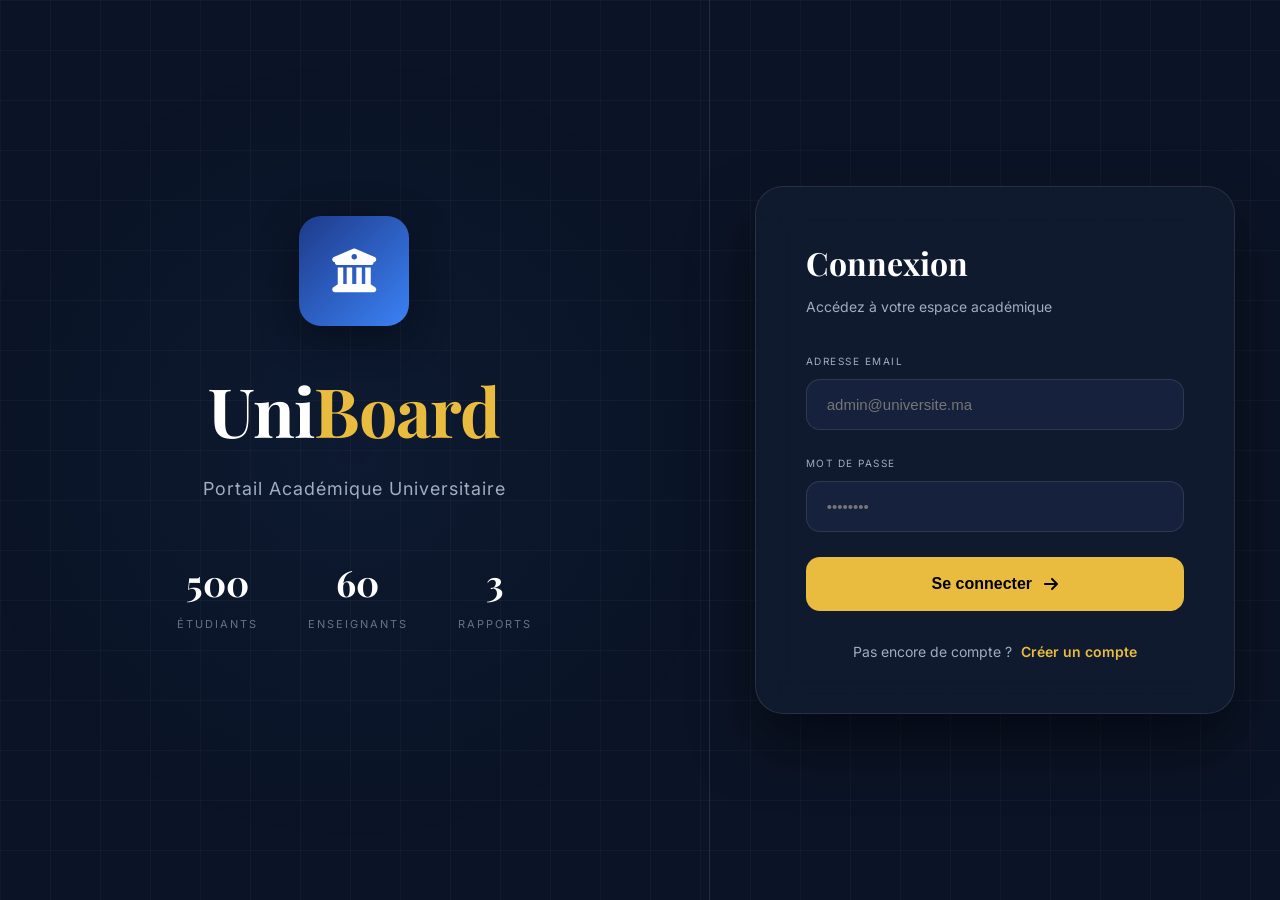
<file: myapp/frontend/index.html>
<!DOCTYPE html>
<html lang="fr">

<head>
    <meta charset="UTF-8">
    <meta name="viewport" content="width=device-width, initial-scale=1.0">
    <title>Tableau de Bord | UniBoard</title>
    <link rel="stylesheet" href="assets/css/style.css">
    <link rel="stylesheet" href="https://cdnjs.cloudflare.com/ajax/libs/font-awesome/6.4.0/css/all.min.css">
</head>

<body class="dashboard-body">
    <div class="grid-bg"></div>

    <div class="dashboard-view">
        <!-- Sidebar -->
        <aside class="sidebar-nav">
            <div class="nav-brand">
                <div class="brand-icon"><i class="fas fa-university" style="color: white;"></i></div>
                <div class="brand-text">
                    <h1>UniBoard</h1>
                    <p>Portail Académique</p>
                </div>
            </div>

            <div class="nav-section">
                <span class="nav-label">Principal</span>
                <a href="index.html" class="nav-link active">
                    <i class="fas fa-th-large rainbow-gradient"></i>
                    <span>Vue Globale</span>
                </a>
            </div>

            <div class="nav-section">
                <span class="nav-label">Rapports</span>
                <a href="#" class="nav-link"><i class="fas fa-graduation-cap"></i><span>Performance</span></a>
                <a href="#" class="nav-link">
                    <i class="fas fa-calendar-check"></i>
                    <span>Assiduité</span>
                    <span class="nav-badge">1</span>
                </a>
                <a href="#" class="nav-link"><i class="fas fa-sync-alt"></i><span>Rattrapage</span></a>
            </div>

            <div class="nav-section">
                <span class="nav-label">Administration</span>
                <a href="users.html" class="nav-link">
                    <i class="fas fa-users"></i>
                    <span>Utilisateurs</span>
                    <span class="nav-badge" id="sidebarPendingBadge">0</span>
                </a>
            </div>

            <div class="nav-footer">
                <div class="avatar-small">A</div>
                <div class="user-meta">
                    <div style="font-weight: 700; font-size: 14px;">Administrateur</div>
                    <div style="font-size: 11px; color: var(--text-muted);">Accès complet</div>
                </div>
                <a href="#" id="logoutBtn" style="margin-left: auto; color: var(--text-muted);"><i
                        class="fas fa-power-off"></i></a>
            </div>
        </aside>

        <!-- Main Content -->
        <main class="main-viewport">
            <header class="viewport-header">
                <div class="page-title">
                    <h2>Vue Globale</h2>
                    <p>UniBoard / Dashboard</p>
                </div>
                <div class="current-date" id="currentDate">Chargement...</div>
            </header>

            <section class="stats-grid">
                <div class="stat-card blue">
                    <div class="stat-head">
                        <div class="card-icon"><i class="fas fa-chart-line"></i></div>
                        <span class="growth-tag">▲ +0.3</span>
                    </div>
                    <div class="main-stat">11.4<small>/20</small></div>
                    <div class="stat-label">Moyenne Générale</div>
                </div>

                <div class="stat-card orange">
                    <div class="stat-head">
                        <div class="card-icon"><i class="fas fa-calendar-times"></i></div>
                        <span class="growth-tag">▲ +2%</span>
                    </div>
                    <div class="main-stat">12%</div>
                    <div class="stat-label">Taux d'absence</div>
                </div>

                <div class="stat-card red">
                    <div class="stat-head">
                        <div class="card-icon"><i class="fas fa-rotate"></i></div>
                        <span class="growth-tag">▲ +4%</span>
                    </div>
                    <div class="main-stat">22%</div>
                    <div class="stat-label">Taux de rattrapage</div>
                </div>
            </section>

            <div class="info-columns">
                <!-- Students at risk -->
                <section class="info-box-card">
                    <div class="box-title">
                        <h3><i class="fas fa-bell"></i> Étudiants à risque</h3>
                        <span class="box-subtitle">Absences ≥ 20%</span>
                    </div>
                    <div class="list-container" id="riskyStudentsList">
                        <div class="list-item">
                            <div class="item-pfp" style="background: #ef4444;">FA</div>
                            <div class="item-details">
                                <span class="name">Fatima Alami</span>
                                <span class="sub">Informatique - 2ème Année</span>
                            </div>
                            <div class="item-action">
                                <span class="score-red">28%</span>
                            </div>
                        </div>
                        <div class="list-item">
                            <div class="item-pfp" style="background: #f59e0b;">YB</div>
                            <div class="item-details">
                                <span class="name">Youssef Benali</span>
                                <span class="sub">Droit - 1ère Année</span>
                            </div>
                            <div class="item-action">
                                <span class="score-red">25%</span>
                            </div>
                        </div>
                    </div>
                </section>

                <!-- Pending Requests -->
                <section class="info-box-card">
                    <div class="box-title">
                        <h3><i class="fas fa-hourglass-half"></i> Demandes en attente</h3>
                        <span class="nav-badge" id="pendingBadge">3</span>
                    </div>
                    <div class="list-container" id="pendingRequestsList">
                        <div class="list-item">
                            <div class="item-pfp" style="background: #3b82f6;">SA</div>
                            <div class="item-details">
                                <span class="name">Sara Amrani</span>
                                <span class="sub">Enseignante • Il y a 2h</span>
                            </div>
                            <div class="action-set">
                                <button class="btn-round btn-approve"><i class="fas fa-check"></i></button>
                                <button class="btn-round btn-reject"><i class="fas fa-times"></i></button>
                            </div>
                        </div>
                        <div class="list-item">
                            <div class="item-pfp" style="background: #10b981;">HT</div>
                            <div class="item-details">
                                <span class="name">Hamza Tazi</span>
                                <span class="sub">Étudiant • Il y a 5h</span>
                            </div>
                            <div class="action-set">
                                <button class="btn-round btn-approve"><i class="fas fa-check"></i></button>
                                <button class="btn-round btn-reject"><i class="fas fa-times"></i></button>
                            </div>
                        </div>
                        <div class="list-item">
                            <div class="item-pfp" style="background: #3b82f6;">LM</div>
                            <div class="item-details">
                                <span class="name">Leila Maaroufi</span>
                                <span class="sub">Étudiante • Hier</span>
                            </div>
                            <div class="action-set">
                                <button class="btn-round btn-approve"><i class="fas fa-check"></i></button>
                                <button class="btn-round btn-reject"><i class="fas fa-times"></i></button>
                            </div>
                        </div>
                    </div>
                </section>
            </div>
        </main>
    </div>

    <script src="assets/js/api.js"></script>
    <script src="assets/js/main.js"></script>
</body>

</html>
</file>
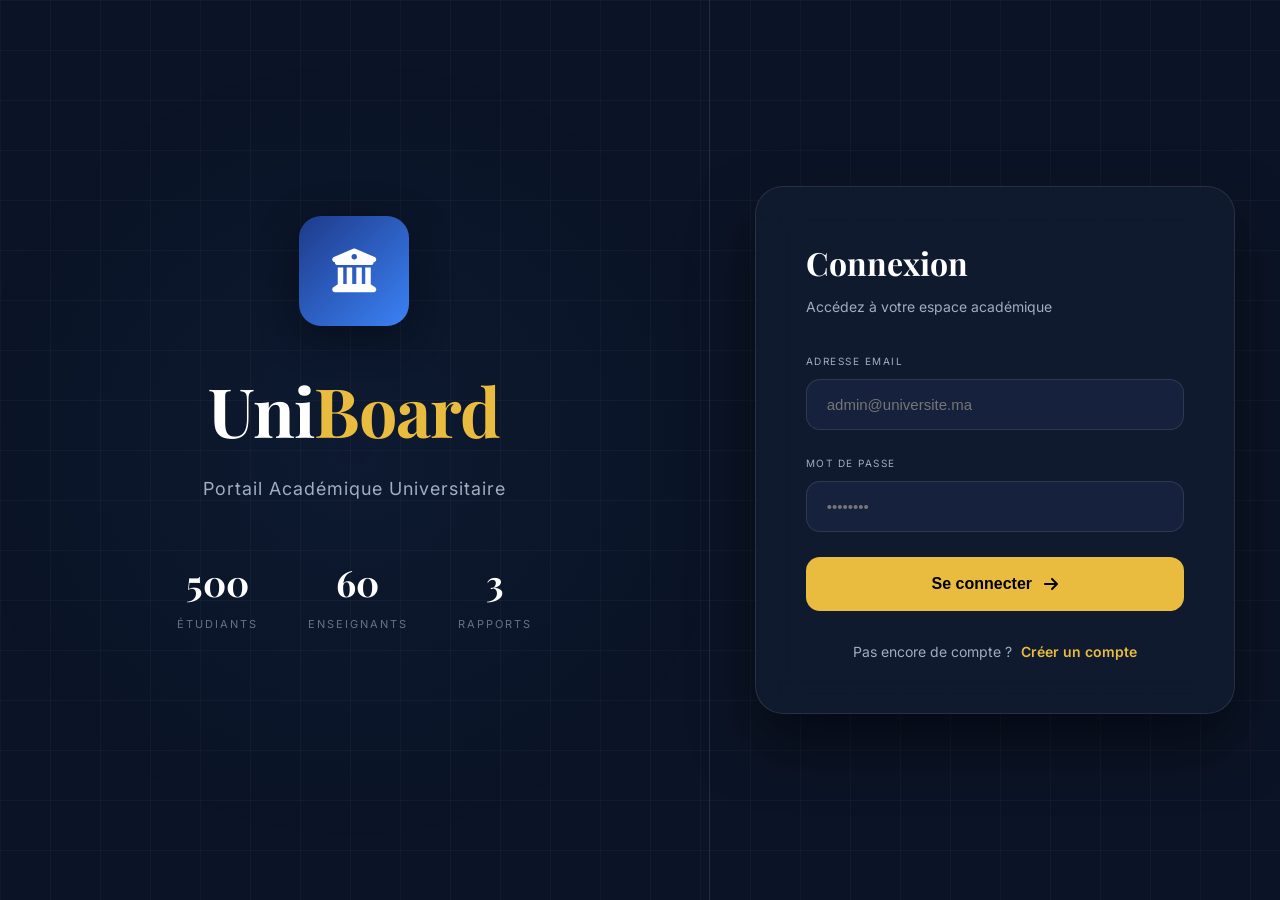
<file: myapp/frontend/admin_users.html>
<!DOCTYPE html>
<html lang="fr">

<head>
    <meta charset="UTF-8">
    <meta name="viewport" content="width=device-width, initial-scale=1.0">
    <title>Gestion Utilisateurs | UniBoard</title>
    <link rel="stylesheet" href="assets/css/style.css">
    <link rel="stylesheet" href="https://cdnjs.cloudflare.com/ajax/libs/font-awesome/6.4.0/css/all.min.css">
    <style>
        .users-table-container {
            background: var(--glass-bg);
            backdrop-filter: blur(var(--blur-amount));
            border: 1px solid var(--glass-border);
            border-radius: 16px;
            padding: 24px;
            margin-bottom: 30px;
            overflow-x: auto;
        }

        .table-header {
            display: flex;
            justify-content: space-between;
            align-items: center;
            margin-bottom: 20px;
        }

        .table-header h3 {
            font-family: 'Playfair Display', serif;
            font-size: 20px;
            display: flex;
            align-items: center;
            gap: 10px;
        }

        .table-header h3 i {
            color: var(--accent-orange);
        }

        table {
            width: 100%;
            border-collapse: collapse;
            font-size: 14px;
        }

        th {
            text-align: left;
            padding: 12px 16px;
            color: var(--text-muted);
            font-weight: 600;
            text-transform: uppercase;
            font-size: 12px;
            border-bottom: 1px solid var(--glass-border);
        }

        td {
            padding: 16px;
            border-bottom: 1px solid rgba(255, 255, 255, 0.05);
        }

        tr:last-child td {
            border-bottom: none;
        }

        .user-cell {
            display: flex;
            align-items: center;
            gap: 12px;
        }

        .user-initials {
            width: 32px;
            height: 32px;
            border-radius: 50%;
            display: flex;
            align-items: center;
            justify-content: center;
            font-weight: 700;
            font-size: 12px;
            color: white;
        }

        .role-badge {
            padding: 4px 12px;
            border-radius: 20px;
            font-size: 11px;
            font-weight: 600;
            background: rgba(59, 130, 246, 0.1);
            color: #3b82f6;
        }

        .role-badge.teacher {
            background: rgba(139, 92, 246, 0.1);
            color: #8b5cf6;
        }

        .role-badge.admin {
            background: rgba(245, 158, 11, 0.1);
            color: #f59e0b;
        }

        .status-badge {
            display: flex;
            align-items: center;
            gap: 6px;
            font-size: 12px;
        }

        .status-dot {
            width: 8px;
            height: 8px;
            border-radius: 50%;
        }

        .status-active .status-dot {
            background: #10b981;
            box-shadow: 0 0 10px rgba(16, 185, 129, 0.5);
        }

        .status-pending .status-dot {
            background: #f59e0b;
            box-shadow: 0 0 10px rgba(245, 158, 11, 0.5);
        }

        .btn-add {
            background: linear-gradient(135deg, var(--accent-orange), #d97706);
            color: white;
            border: none;
            padding: 8px 20px;
            border-radius: 8px;
            font-weight: 600;
            cursor: pointer;
            display: flex;
            align-items: center;
            gap: 8px;
            transition: 0.3s;
        }

        .btn-add:hover {
            transform: translateY(-2px);
            box-shadow: 0 4px 15px rgba(245, 158, 11, 0.4);
        }

        .table-actions {
            display: flex;
            gap: 8px;
        }

        .action-btn {
            width: 32px;
            height: 32px;
            border-radius: 6px;
            border: 1px solid var(--glass-border);
            background: rgba(255, 255, 255, 0.05);
            color: var(--text-muted);
            display: flex;
            align-items: center;
            justify-content: center;
            cursor: pointer;
            transition: 0.3s;
        }

        .action-btn:hover {
            background: var(--glass-border);
            color: white;
        }

        .action-btn.approve {
            color: #10b981;
        }

        .action-btn.reject {
            color: #ef4444;
        }

        .action-btn.edit {
            color: #3b82f6;
        }

        .action-btn.delete {
            color: #ef4444;
        }

        .btn-text-action {
            padding: 6px 12px;
            border-radius: 6px;
            border: 1px solid var(--glass-border);
            background: rgba(255, 255, 255, 0.05);
            font-size: 12px;
            font-weight: 600;
            cursor: pointer;
            display: flex;
            align-items: center;
            gap: 6px;
            transition: 0.3s;
        }

        .btn-text-action.approve {
            color: #10b981;
        }

        .btn-text-action.approve:hover {
            background: rgba(16, 185, 129, 0.1);
        }

        .btn-text-action.reject {
            color: #ef4444;
        }

        .btn-text-action.reject:hover {
            background: rgba(239, 68, 68, 0.1);
        }

        /* Modal Styles */
        .modal-overlay {
            position: fixed;
            top: 0;
            left: 0;
            width: 100%;
            height: 100%;
            background: rgba(0, 0, 0, 0.7);
            backdrop-filter: blur(8px);
            display: none;
            justify-content: center;
            align-items: center;
            z-index: 1000;
        }

        .modal-content {
            background: var(--nav-bg);
            border: 1px solid var(--glass-border);
            border-radius: 20px;
            width: 100%;
            max-width: 500px;
            padding: 30px;
            position: relative;
            box-shadow: 0 20px 50px rgba(0, 0, 0, 0.5);
        }

        .modal-header {
            display: flex;
            justify-content: space-between;
            align-items: center;
            margin-bottom: 25px;
        }

        .modal-header h3 {
            font-family: 'Playfair Display', serif;
            font-size: 24px;
            color: var(--primary-color);
        }

        .close-modal {
            background: none;
            border: none;
            color: var(--text-muted);
            font-size: 20px;
            cursor: pointer;
        }

        .form-group {
            margin-bottom: 20px;
        }

        .form-group label {
            display: block;
            font-size: 12px;
            color: var(--text-muted);
            margin-bottom: 8px;
            text-transform: uppercase;
            letter-spacing: 1px;
        }

        .form-control {
            width: 100%;
            padding: 12px 16px;
            background: rgba(255, 255, 255, 0.05);
            border: 1px solid var(--glass-border);
            border-radius: 10px;
            color: white;
            font-size: 14px;
        }

        .form-control:focus {
            outline: none;
            border-color: var(--accent-orange);
            background: rgba(255, 255, 255, 0.08);
        }

        .modal-footer {
            display: flex;
            justify-content: flex-end;
            gap: 12px;
            margin-top: 30px;
        }

        .btn-cancel {
            background: none;
            border: 1px solid var(--glass-border);
            color: var(--text-muted);
            padding: 10px 20px;
            border-radius: 8px;
            cursor: pointer;
        }

        .btn-save {
            background: linear-gradient(135deg, var(--accent-orange), #d97706);
            color: white;
            border: none;
            padding: 10px 25px;
            border-radius: 8px;
            font-weight: 600;
            cursor: pointer;
        }
    </style>
</head>

<body class="dashboard-body">
    <div class="grid-bg"></div>

    <div class="dashboard-view">
        <!-- Sidebar (Identique à index.html) -->
        <aside class="sidebar-nav">
            <div class="nav-brand">
                <div class="brand-icon"><i class="fas fa-university" style="color: white;"></i></div>
                <div class="brand-text">
                    <h1><span style="color: white;">Uni</span>Board</h1>
                    <p>Portail Académique</p>
                </div>
            </div>

            <div class="nav-section">
                <span class="nav-label">Principal</span>
                <a href="dashboard_admin.html" class="nav-link">
                    <i class="fas fa-th-large"></i>
                    <span>Vue Globale</span>
                </a>
            </div>

            <div class="nav-section">
                <span class="nav-label">Rapports</span>
                <a href="#" class="nav-link"><i class="fas fa-graduation-cap"></i><span>Performance</span></a>
                <a href="#" class="nav-link">
                    <i class="fas fa-calendar-check"></i>
                    <span>Assiduité</span>
                </a>
                <a href="#" class="nav-link"><i class="fas fa-sync-alt"></i><span>Rattrapage</span></a>
            </div>

            <div class="nav-section">
                <span class="nav-label">Administration</span>
                <a href="admin_users.html" class="nav-link active">
                    <i class="fas fa-users rainbow-gradient"></i>
                    <span>Utilisateurs</span>
                    <span class="nav-badge" id="sidebarPendingBadge">0</span>
                </a>
            </div>

            <div class="nav-footer">
                <div class="avatar-small">A</div>
                <div class="user-meta">
                    <div style="font-weight: 700; font-size: 14px;">Administrateur</div>
                    <div style="font-size: 11px; color: var(--text-muted);">Accès complet</div>
                </div>
                <a href="#" id="logoutBtn" style="margin-left: auto; color: var(--text-muted);"><i
                        class="fas fa-power-off"></i></a>
            </div>
        </aside>

        <!-- Main Content -->
        <main class="main-viewport">
            <header class="viewport-header">
                <div class="page-title">
                    <h2>Gestion Utilisateurs</h2>
                    <p>UniBoard / Administration / Utilisateurs</p>
                </div>
                <div class="current-date" id="currentDate">Chargement...</div>
            </header>

            <!-- Section Demandes en attente -->
            <section class="users-table-container">
                <div class="table-header">
                    <h3><i class="fas fa-hourglass-half"></i> Demandes en attente <span id="pendingCountBadge"
                            class="nav-badge" style="position: static; margin-left: 10px;">0</span></h3>
                </div>
                <table>
                    <thead>
                        <tr>
                            <th>Nom</th>
                            <th>Email</th>
                            <th>Rôle</th>
                            <th>Date</th>
                            <th>Actions</th>
                        </tr>
                    </thead>
                    <tbody id="pendingUsersTable">
                        <!-- Dynamique -->
                    </tbody>
                </table>
            </section>

            <!-- Section Tous les utilisateurs -->
            <section class="users-table-container">
                <div class="table-header">
                    <h3><i class="fas fa-users" style="color: var(--accent-blue);"></i> Tous les utilisateurs</h3>
                    <button class="btn-add"><i class="fas fa-plus"></i> AJOUTER</button>
                </div>
                <table>
                    <thead>
                        <tr>
                            <th>Nom</th>
                            <th>Email</th>
                            <th>Rôle</th>
                            <th>Statut</th>
                            <th>Créé le</th>
                            <th>Actions</th>
                        </tr>
                    </thead>
                    <tbody id="allUsersTable">
                        <!-- Dynamique -->
                    </tbody>
                </table>
            </section>
        </main>
    </div>

    <!-- Modal Ajouter Utilisateur -->
    <div class="modal-overlay" id="addUserModal">
        <div class="modal-content">
            <div class="modal-header">
                <h3>Ajouter un utilisateur</h3>
                <button class="close-modal" id="closeModal">&times;</button>
            </div>
            <form id="addUserForm">
                <div class="form-group">
                    <label for="full_name">Nom complet</label>
                    <input type="text" id="full_name" class="form-control" required>
                </div>
                <div class="form-group">
                    <label for="email">Email</label>
                    <input type="email" id="email" class="form-control" required>
                </div>
                <div class="form-group">
                    <label for="password">Mot de passe</label>
                    <input type="password" id="password" class="form-control" required>
                </div>
                <div class="form-group">
                    <label for="role">Rôle</label>
                    <select id="role" class="form-control" style="background: #1a2642; color: white;">
                        <option value="student">Étudiant</option>
                        <option value="teacher">Enseignant</option>
                        <option value="admin">Administrateur</option>
                    </select>
                </div>
                <div class="modal-footer">
                    <button type="button" class="btn-cancel" id="cancelBtn">Annuler</button>
                    <button type="submit" class="btn-save">Enregistrer</button>
                </div>
            </form>
        </div>
    </div>

    <script src="assets/js/api.js"></script>
    <script src="assets/js/users.js"></script>
</body>

</html>
</file>
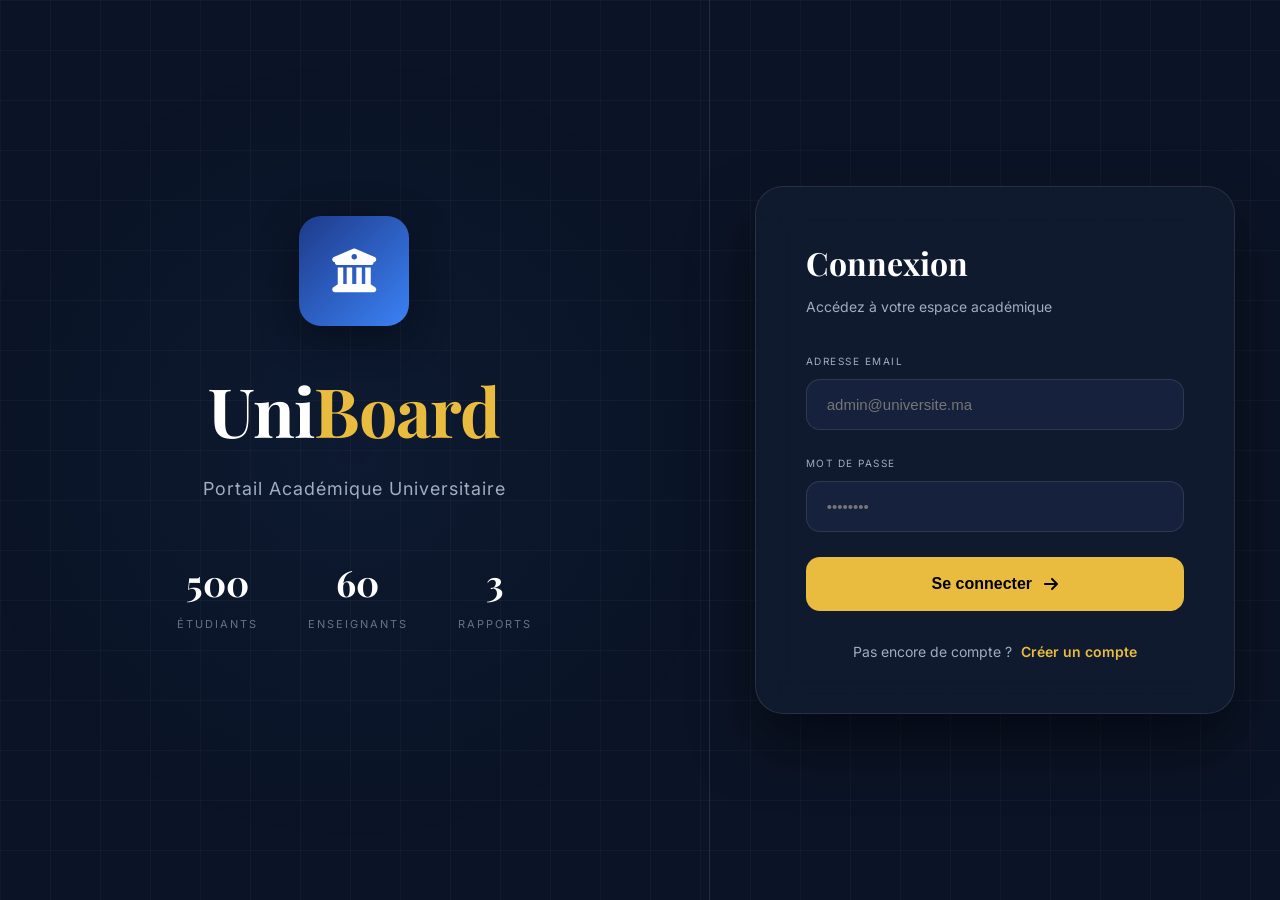
<file: myapp/frontend/dashboard_admin.html>
<!DOCTYPE html>
<html lang="fr">

<head>
    <meta charset="UTF-8">
    <meta name="viewport" content="width=device-width, initial-scale=1.0">
    <title>Tableau de Bord | UniBoard</title>
    <link rel="stylesheet" href="assets/css/style.css">
    <link rel="stylesheet" href="https://cdnjs.cloudflare.com/ajax/libs/font-awesome/6.4.0/css/all.min.css">
</head>

<body class="dashboard-body">
    <div class="grid-bg"></div>

    <div class="dashboard-view">
        <!-- Sidebar -->
        <aside class="sidebar-nav">
            <div class="nav-brand">
                <div class="brand-icon"><i class="fas fa-university" style="color: white;"></i></div>
                <div class="brand-text">
                    <h1><span style="color: white;">Uni</span>Board</h1>
                    <p>Portail Académique</p>
                </div>
            </div>

            <div class="nav-section">
                <span class="nav-label">Principal</span>
                <a href="dashboard_admin.html" class="nav-link active">
                    <i class="fas fa-th-large rainbow-gradient"></i>
                    <span>Vue Globale</span>
                </a>
            </div>

            <div class="nav-section">
                <span class="nav-label">Rapports</span>
                <a href="#" class="nav-link"><i class="fas fa-graduation-cap"></i><span>Performance</span></a>
                <a href="#" class="nav-link">
                    <i class="fas fa-calendar-check"></i>
                    <span>Assiduité</span>
                    <span class="nav-badge">1</span>
                </a>
                <a href="#" class="nav-link"><i class="fas fa-sync-alt"></i><span>Rattrapage</span></a>
            </div>

            <div class="nav-section">
                <span class="nav-label">Administration</span>
                <a href="admin_users.html" class="nav-link">
                    <i class="fas fa-users"></i>
                    <span>Utilisateurs</span>
                    <span class="nav-badge" id="sidebarPendingBadge">0</span>
                </a>
            </div>

            <div class="nav-footer">
                <div class="avatar-small">A</div>
                <div class="user-meta">
                    <div style="font-weight: 700; font-size: 14px;">Administrateur</div>
                    <div style="font-size: 11px; color: var(--text-muted);">Accès complet</div>
                </div>
                <a href="#" id="logoutBtn" style="margin-left: auto; color: var(--text-muted);"><i
                        class="fas fa-power-off"></i></a>
            </div>
        </aside>

        <!-- Main Content -->
        <main class="main-viewport">
            <header class="viewport-header">
                <div class="page-title">
                    <h2>Vue Globale</h2>
                    <p>UniBoard / Dashboard</p>
                </div>
                <div class="current-date" id="currentDate">Chargement...</div>
            </header>

            <section class="stats-grid">
                <div class="stat-card blue">
                    <div class="stat-head">
                        <div class="card-icon"><i class="fas fa-chart-line"></i></div>
                        <span class="growth-tag">▲ +0.3</span>
                    </div>
                    <div class="main-stat">11.4<small>/20</small></div>
                    <div class="stat-label">Moyenne Générale</div>
                </div>

                <div class="stat-card orange">
                    <div class="stat-head">
                        <div class="card-icon"><i class="fas fa-calendar-times"></i></div>
                        <span class="growth-tag">▲ +2%</span>
                    </div>
                    <div class="main-stat">12%</div>
                    <div class="stat-label">Taux d'absence</div>
                </div>

                <div class="stat-card red">
                    <div class="stat-head">
                        <div class="card-icon"><i class="fas fa-rotate"></i></div>
                        <span class="growth-tag">▲ +4%</span>
                    </div>
                    <div class="main-stat">22%</div>
                    <div class="stat-label">Taux de rattrapage</div>
                </div>
            </section>

            <div class="info-columns">
                <!-- Students at risk -->
                <section class="info-box-card">
                    <div class="box-title">
                        <h3><i class="fas fa-bell"></i> Étudiants à risque</h3>
                        <span class="box-subtitle">Absences ≥ 20%</span>
                    </div>
                    <div class="list-container" id="riskyStudentsList">
                        <div class="list-item">
                            <div class="item-pfp" style="background: #ef4444;">FA</div>
                            <div class="item-details">
                                <span class="name">Fatima Alami</span>
                                <span class="sub">Informatique - 2ème Année</span>
                            </div>
                            <div class="item-action">
                                <span class="score-red">28%</span>
                            </div>
                        </div>
                        <div class="list-item">
                            <div class="item-pfp" style="background: #f59e0b;">YB</div>
                            <div class="item-details">
                                <span class="name">Youssef Benali</span>
                                <span class="sub">Droit - 1ère Année</span>
                            </div>
                            <div class="item-action">
                                <span class="score-red">25%</span>
                            </div>
                        </div>
                    </div>
                </section>

                <!-- Pending Requests -->
                <section class="info-box-card">
                    <div class="box-title">
                        <h3><i class="fas fa-hourglass-half"></i> Demandes en attente</h3>
                        <span class="nav-badge" id="pendingBadge">3</span>
                    </div>
                    <div class="list-container" id="pendingRequestsList">
                        <div class="list-item">
                            <div class="item-pfp" style="background: #3b82f6;">SA</div>
                            <div class="item-details">
                                <span class="name">Sara Amrani</span>
                                <span class="sub">Enseignante • Il y a 2h</span>
                            </div>
                            <div class="action-set">
                                <button class="btn-round btn-approve"><i class="fas fa-check"></i></button>
                                <button class="btn-round btn-reject"><i class="fas fa-times"></i></button>
                            </div>
                        </div>
                        <div class="list-item">
                            <div class="item-pfp" style="background: #10b981;">HT</div>
                            <div class="item-details">
                                <span class="name">Hamza Tazi</span>
                                <span class="sub">Étudiant • Il y a 5h</span>
                            </div>
                            <div class="action-set">
                                <button class="btn-round btn-approve"><i class="fas fa-check"></i></button>
                                <button class="btn-round btn-reject"><i class="fas fa-times"></i></button>
                            </div>
                        </div>
                        <div class="list-item">
                            <div class="item-pfp" style="background: #3b82f6;">LM</div>
                            <div class="item-details">
                                <span class="name">Leila Maaroufi</span>
                                <span class="sub">Étudiante • Hier</span>
                            </div>
                            <div class="action-set">
                                <button class="btn-round btn-approve"><i class="fas fa-check"></i></button>
                                <button class="btn-round btn-reject"><i class="fas fa-times"></i></button>
                            </div>
                        </div>
                    </div>
                </section>
            </div>
        </main>
    </div>

    <script src="assets/js/api.js"></script>
    <script src="assets/js/main.js"></script>
</body>

</html>
</file>
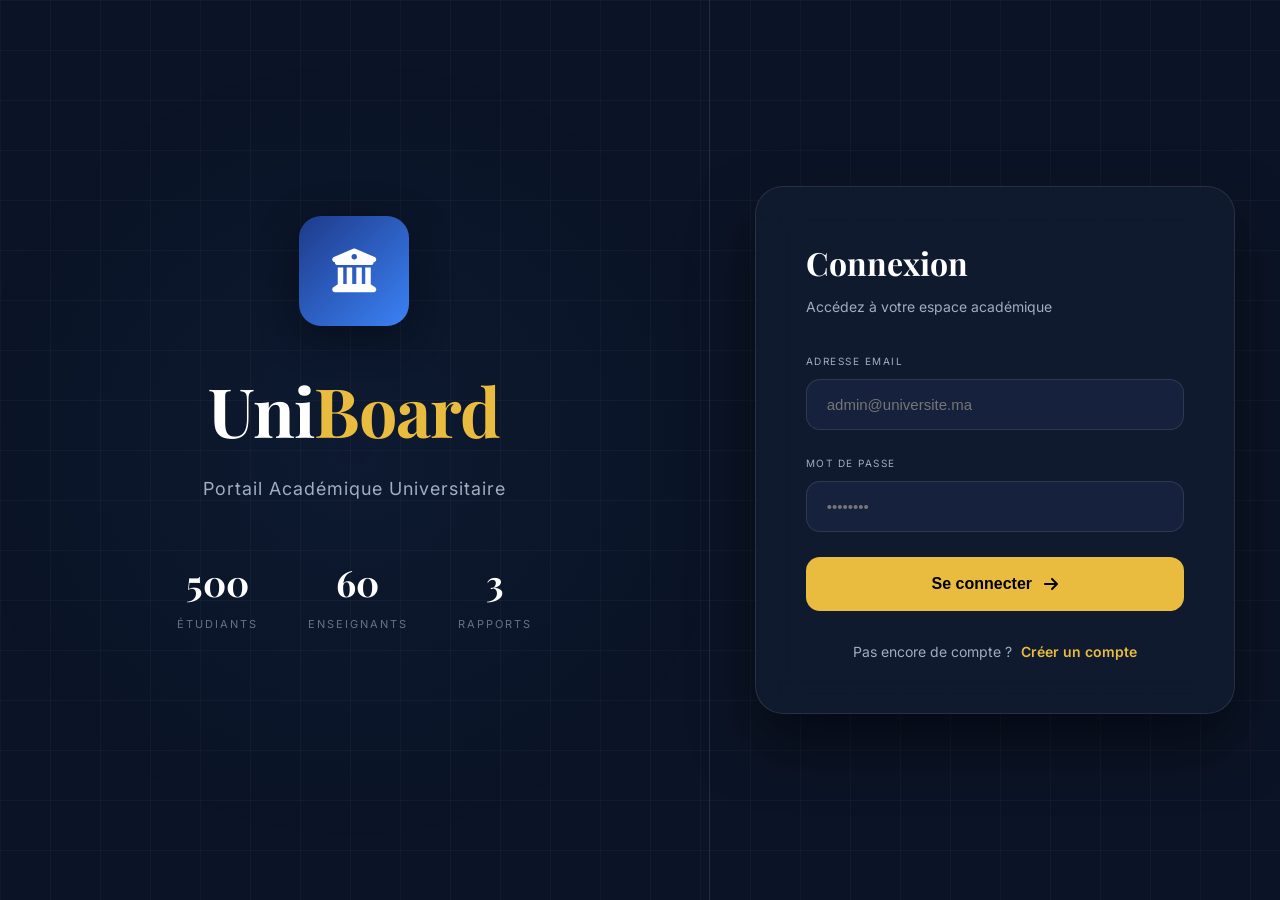
<file: myapp/frontend/login.html>
<!DOCTYPE html>
<html lang="fr">

<head>
    <meta charset="UTF-8">
    <meta name="viewport" content="width=device-width, initial-scale=1.0">
    <title>Connexion | UniBoard</title>
    <link rel="stylesheet" href="assets/css/style.css">
    <link rel="stylesheet" href="https://cdnjs.cloudflare.com/ajax/libs/font-awesome/6.4.0/css/all.min.css">
</head>

<body>
    <div class="grid-bg"></div>

    <main class="page-container">
        <!-- Branding Side -->
        <div class="branding-side">
            <div class="branding-content">
                <div class="brand-logo-large">
                    <i class="fas fa-university" style="color: white;"></i>
                </div>
                <h1><span style="color: white;">Uni</span>Board</h1>
                <p>Portail Académique Universitaire</p>

                <div class="auth-stats">
                    <div class="stat-box">
                        <h3>500</h3>
                        <p>Étudiants</p>
                    </div>
                    <div class="stat-box">
                        <h3>60</h3>
                        <p>Enseignants</p>
                    </div>
                    <div class="stat-box">
                        <h3>3</h3>
                        <p>Rapports</p>
                    </div>
                </div>
            </div>
        </div>

        <!-- Login Side -->
        <div class="login-side">
            <div class="auth-card">
                <div class="card-header">
                    <h2>Connexion</h2>
                    <p>Accédez à votre espace académique</p>
                </div>

                <form id="loginForm">
                    <div class="form-item">
                        <label>Adresse Email</label>
                        <input type="text" id="username" class="form-input" placeholder="admin@universite.ma" required>
                    </div>

                    <div class="form-item">
                        <label>Mot de passe</label>
                        <input type="password" id="password" class="form-input" placeholder="••••••••" required>
                    </div>

                    <button type="submit" class="btn-primary">
                        Se connecter <i class="fas fa-arrow-right"></i>
                    </button>
                </form>

                <div class="card-footer">
                    Pas encore de compte ? <a href="register.html">Créer un compte</a>
                </div>
            </div>
        </div>
    </main>

    <script src="assets/js/api.js"></script>
    <script src="assets/js/auth.js"></script>
</body>

</html>
</file>
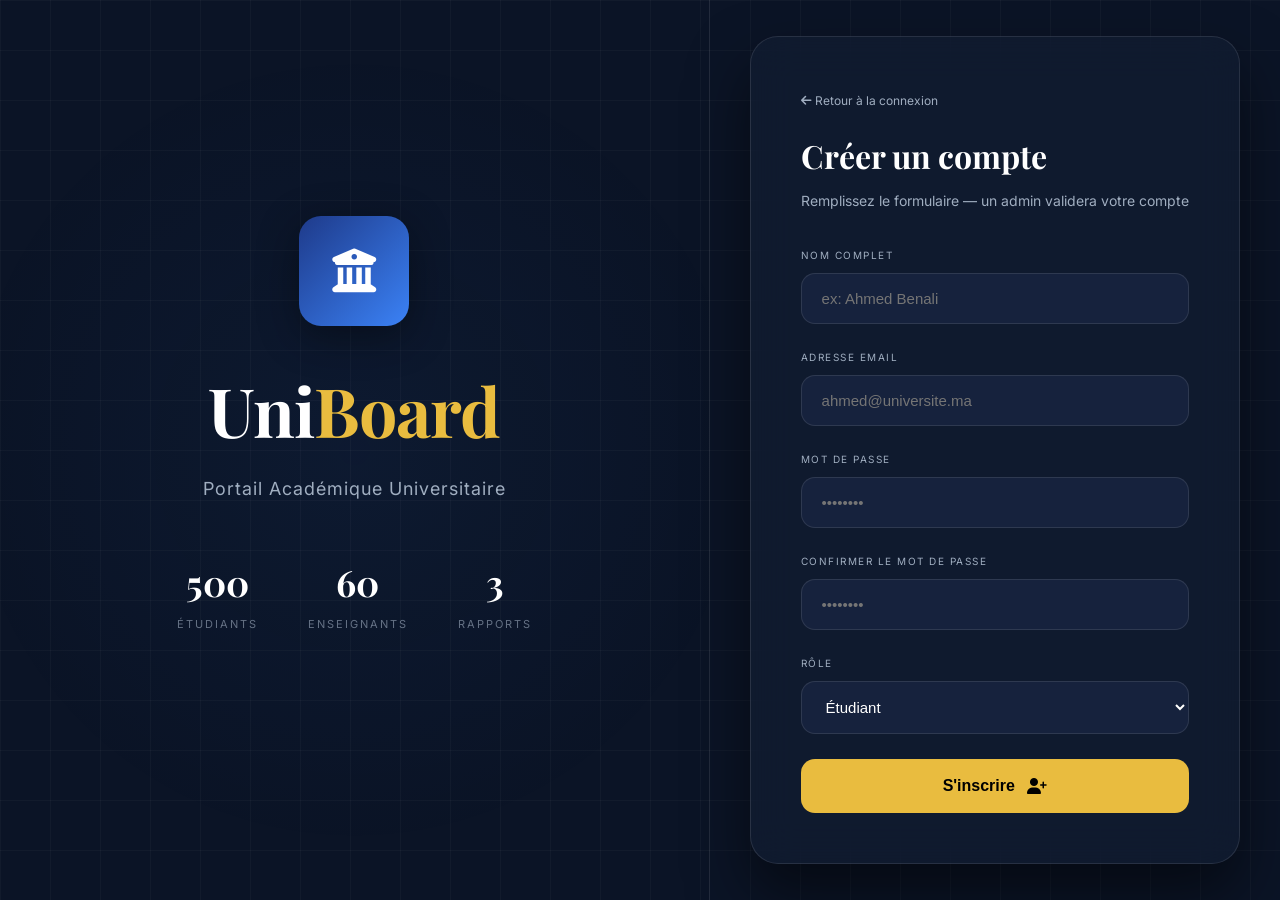
<file: myapp/frontend/register.html>
<!DOCTYPE html>
<html lang="fr">

<head>
    <meta charset="UTF-8">
    <meta name="viewport" content="width=device-width, initial-scale=1.0">
    <title>Inscription | UniBoard</title>
    <link rel="stylesheet" href="assets/css/style.css">
    <link rel="stylesheet" href="https://cdnjs.cloudflare.com/ajax/libs/font-awesome/6.4.0/css/all.min.css">
</head>

<body>
    <div class="grid-bg"></div>

    <main class="page-container">
        <!-- Branding Side -->
        <div class="branding-side">
            <div class="branding-content">
                <div class="brand-logo-large">
                    <i class="fas fa-university" style="color: white;"></i>
                </div>
                <h1><span style="color: white;">Uni</span>Board</h1>
                <p>Portail Académique Universitaire</p>

                <div class="auth-stats">
                    <div class="stat-box">
                        <h3>500</h3>
                        <p>Étudiants</p>
                    </div>
                    <div class="stat-box">
                        <h3>60</h3>
                        <p>Enseignants</p>
                    </div>
                    <div class="stat-box">
                        <h3>3</h3>
                        <p>Rapports</p>
                    </div>
                </div>
            </div>
        </div>

        <!-- Register Side -->
        <div class="register-side">
            <div class="auth-card" style="max-width: 520px;">
                <div class="card-header">
                    <a href="login.html"
                        style="color: var(--text-muted); font-size: 12px; text-decoration: none; margin-bottom: 20px; display: inline-block;">
                        <i class="fas fa-arrow-left"></i> Retour à la connexion
                    </a>
                    <h2>Créer un compte</h2>
                    <p>Remplissez le formulaire — un admin validera votre compte</p>
                </div>

                <form id="registerForm">
                    <div class="form-item">
                        <label>Nom complet</label>
                        <input type="text" id="regFullName" class="form-input" placeholder="ex: Ahmed Benali" required>
                    </div>

                    <div class="form-item">
                        <label>Adresse Email</label>
                        <input type="email" id="regEmail" class="form-input" placeholder="ahmed@universite.ma" required>
                    </div>

                    <div class="form-item">
                        <label>Mot de passe</label>
                        <input type="password" id="regPassword" class="form-input" placeholder="••••••••" required>
                    </div>

                    <div class="form-item">
                        <label>Confirmer le mot de passe</label>
                        <input type="password" id="regConfirmPassword" class="form-input" placeholder="••••••••"
                            required>
                    </div>

                    <div class="form-item">
                        <label>Rôle</label>
                        <select id="regRole" class="form-select">
                            <option value="student">Étudiant</option>
                            <option value="teacher">Enseignant</option>
                        </select>
                    </div>

                    <button type="submit" class="btn-primary">
                        S'inscrire <i class="fas fa-user-plus"></i>
                    </button>
                </form>
            </div>
        </div>
    </main>

    <script src="assets/js/api.js"></script>
    <script src="assets/js/auth.js"></script>
</body>

</html>
</file>
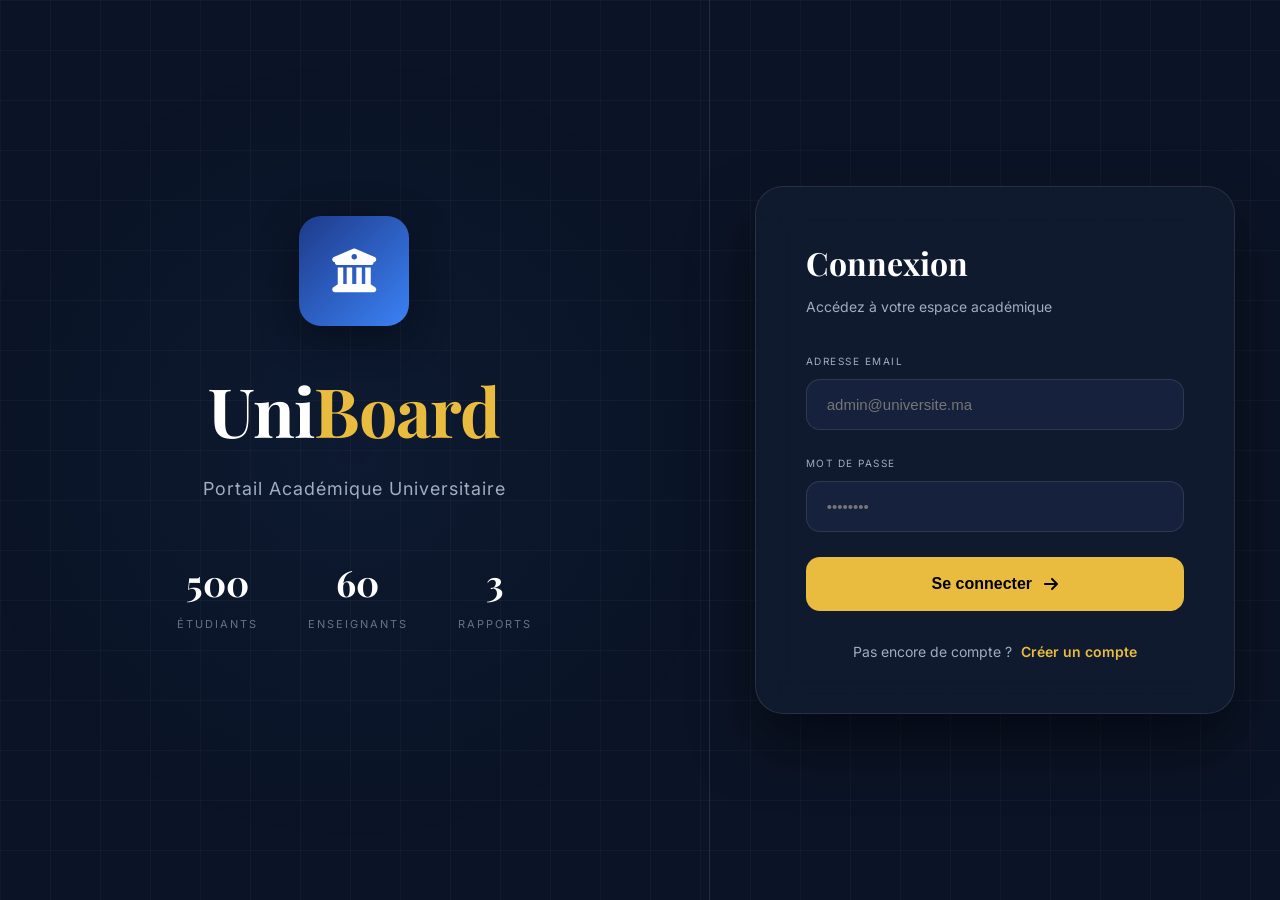
<file: myapp/frontend/users.html>
<!DOCTYPE html>
<html lang="fr">

<head>
    <meta charset="UTF-8">
    <meta name="viewport" content="width=device-width, initial-scale=1.0">
    <title>Gestion Utilisateurs | UniBoard</title>
    <link rel="stylesheet" href="assets/css/style.css">
    <link rel="stylesheet" href="https://cdnjs.cloudflare.com/ajax/libs/font-awesome/6.4.0/css/all.min.css">
    <style>
        .users-table-container {
            background: var(--glass-bg);
            backdrop-filter: blur(var(--blur-amount));
            border: 1px solid var(--glass-border);
            border-radius: 16px;
            padding: 24px;
            margin-bottom: 30px;
            overflow-x: auto;
        }

        .table-header {
            display: flex;
            justify-content: space-between;
            align-items: center;
            margin-bottom: 20px;
        }

        .table-header h3 {
            font-family: 'Playfair Display', serif;
            font-size: 20px;
            display: flex;
            align-items: center;
            gap: 10px;
        }

        .table-header h3 i {
            color: var(--accent-orange);
        }

        table {
            width: 100%;
            border-collapse: collapse;
            font-size: 14px;
        }

        th {
            text-align: left;
            padding: 12px 16px;
            color: var(--text-muted);
            font-weight: 600;
            text-transform: uppercase;
            font-size: 12px;
            border-bottom: 1px solid var(--glass-border);
        }

        td {
            padding: 16px;
            border-bottom: 1px solid rgba(255, 255, 255, 0.05);
        }

        tr:last-child td {
            border-bottom: none;
        }

        .user-cell {
            display: flex;
            align-items: center;
            gap: 12px;
        }

        .user-initials {
            width: 32px;
            height: 32px;
            border-radius: 50%;
            display: flex;
            align-items: center;
            justify-content: center;
            font-weight: 700;
            font-size: 12px;
            color: white;
        }

        .role-badge {
            padding: 4px 12px;
            border-radius: 20px;
            font-size: 11px;
            font-weight: 600;
            background: rgba(59, 130, 246, 0.1);
            color: #3b82f6;
        }

        .role-badge.teacher {
            background: rgba(139, 92, 246, 0.1);
            color: #8b5cf6;
        }

        .role-badge.admin {
            background: rgba(245, 158, 11, 0.1);
            color: #f59e0b;
        }

        .status-badge {
            display: flex;
            align-items: center;
            gap: 6px;
            font-size: 12px;
        }

        .status-dot {
            width: 8px;
            height: 8px;
            border-radius: 50%;
        }

        .status-active .status-dot {
            background: #10b981;
            box-shadow: 0 0 10px rgba(16, 185, 129, 0.5);
        }

        .status-pending .status-dot {
            background: #f59e0b;
            box-shadow: 0 0 10px rgba(245, 158, 11, 0.5);
        }

        .btn-add {
            background: linear-gradient(135deg, var(--accent-orange), #d97706);
            color: white;
            border: none;
            padding: 8px 20px;
            border-radius: 8px;
            font-weight: 600;
            cursor: pointer;
            display: flex;
            align-items: center;
            gap: 8px;
            transition: 0.3s;
        }

        .btn-add:hover {
            transform: translateY(-2px);
            box-shadow: 0 4px 15px rgba(245, 158, 11, 0.4);
        }

        .table-actions {
            display: flex;
            gap: 8px;
        }

        .action-btn {
            width: 32px;
            height: 32px;
            border-radius: 6px;
            border: 1px solid var(--glass-border);
            background: rgba(255, 255, 255, 0.05);
            color: var(--text-muted);
            display: flex;
            align-items: center;
            justify-content: center;
            cursor: pointer;
            transition: 0.3s;
        }

        .action-btn:hover {
            background: var(--glass-border);
            color: white;
        }

        .action-btn.approve {
            color: #10b981;
        }

        .action-btn.reject {
            color: #ef4444;
        }

        .action-btn.edit {
            color: #3b82f6;
        }

        .action-btn.delete {
            color: #ef4444;
        }

        .btn-text-action {
            padding: 6px 12px;
            border-radius: 6px;
            border: 1px solid var(--glass-border);
            background: rgba(255, 255, 255, 0.05);
            font-size: 12px;
            font-weight: 600;
            cursor: pointer;
            display: flex;
            align-items: center;
            gap: 6px;
            transition: 0.3s;
        }

        .btn-text-action.approve {
            color: #10b981;
        }

        .btn-text-action.approve:hover {
            background: rgba(16, 185, 129, 0.1);
        }

        .btn-text-action.reject {
            color: #ef4444;
        }

        .btn-text-action.reject:hover {
            background: rgba(239, 68, 68, 0.1);
        }

        /* Modal Styles */
        .modal-overlay {
            position: fixed;
            top: 0;
            left: 0;
            width: 100%;
            height: 100%;
            background: rgba(0, 0, 0, 0.7);
            backdrop-filter: blur(8px);
            display: none;
            justify-content: center;
            align-items: center;
            z-index: 1000;
        }

        .modal-content {
            background: var(--nav-bg);
            border: 1px solid var(--glass-border);
            border-radius: 20px;
            width: 100%;
            max-width: 500px;
            padding: 30px;
            position: relative;
            box-shadow: 0 20px 50px rgba(0, 0, 0, 0.5);
        }

        .modal-header {
            display: flex;
            justify-content: space-between;
            align-items: center;
            margin-bottom: 25px;
        }

        .modal-header h3 {
            font-family: 'Playfair Display', serif;
            font-size: 24px;
            color: var(--primary-color);
        }

        .close-modal {
            background: none;
            border: none;
            color: var(--text-muted);
            font-size: 20px;
            cursor: pointer;
        }

        .form-group {
            margin-bottom: 20px;
        }

        .form-group label {
            display: block;
            font-size: 12px;
            color: var(--text-muted);
            margin-bottom: 8px;
            text-transform: uppercase;
            letter-spacing: 1px;
        }

        .form-control {
            width: 100%;
            padding: 12px 16px;
            background: rgba(255, 255, 255, 0.05);
            border: 1px solid var(--glass-border);
            border-radius: 10px;
            color: white;
            font-size: 14px;
        }

        .form-control:focus {
            outline: none;
            border-color: var(--accent-orange);
            background: rgba(255, 255, 255, 0.08);
        }

        .modal-footer {
            display: flex;
            justify-content: flex-end;
            gap: 12px;
            margin-top: 30px;
        }

        .btn-cancel {
            background: none;
            border: 1px solid var(--glass-border);
            color: var(--text-muted);
            padding: 10px 20px;
            border-radius: 8px;
            cursor: pointer;
        }

        .btn-save {
            background: linear-gradient(135deg, var(--accent-orange), #d97706);
            color: white;
            border: none;
            padding: 10px 25px;
            border-radius: 8px;
            font-weight: 600;
            cursor: pointer;
        }
    </style>
</head>

<body class="dashboard-body">
    <div class="grid-bg"></div>

    <div class="dashboard-view">
        <!-- Sidebar (Identique à index.html) -->
        <aside class="sidebar-nav">
            <div class="nav-brand">
                <div class="brand-icon"><i class="fas fa-university" style="color: white;"></i></div>
                <div class="brand-text">
                    <h1>UniBoard</h1>
                    <p>Portail Académique</p>
                </div>
            </div>

            <div class="nav-section">
                <span class="nav-label">Principal</span>
                <a href="index.html" class="nav-link">
                    <i class="fas fa-th-large"></i>
                    <span>Vue Globale</span>
                </a>
            </div>

            <div class="nav-section">
                <span class="nav-label">Rapports</span>
                <a href="#" class="nav-link"><i class="fas fa-graduation-cap"></i><span>Performance</span></a>
                <a href="#" class="nav-link">
                    <i class="fas fa-calendar-check"></i>
                    <span>Assiduité</span>
                </a>
                <a href="#" class="nav-link"><i class="fas fa-sync-alt"></i><span>Rattrapage</span></a>
            </div>

            <div class="nav-section">
                <span class="nav-label">Administration</span>
                <a href="users.html" class="nav-link active">
                    <i class="fas fa-users rainbow-gradient"></i>
                    <span>Utilisateurs</span>
                    <span class="nav-badge" id="sidebarPendingBadge">0</span>
                </a>
            </div>

            <div class="nav-footer">
                <div class="avatar-small">A</div>
                <div class="user-meta">
                    <div style="font-weight: 700; font-size: 14px;">Administrateur</div>
                    <div style="font-size: 11px; color: var(--text-muted);">Accès complet</div>
                </div>
                <a href="#" id="logoutBtn" style="margin-left: auto; color: var(--text-muted);"><i
                        class="fas fa-power-off"></i></a>
            </div>
        </aside>

        <!-- Main Content -->
        <main class="main-viewport">
            <header class="viewport-header">
                <div class="page-title">
                    <h2>Gestion Utilisateurs</h2>
                    <p>UniBoard / Administration / Utilisateurs</p>
                </div>
                <div class="current-date" id="currentDate">Chargement...</div>
            </header>

            <!-- Section Demandes en attente -->
            <section class="users-table-container">
                <div class="table-header">
                    <h3><i class="fas fa-hourglass-half"></i> Demandes en attente <span id="pendingCountBadge"
                            class="nav-badge" style="position: static; margin-left: 10px;">0</span></h3>
                </div>
                <table>
                    <thead>
                        <tr>
                            <th>Nom</th>
                            <th>Email</th>
                            <th>Rôle</th>
                            <th>Date</th>
                            <th>Actions</th>
                        </tr>
                    </thead>
                    <tbody id="pendingUsersTable">
                        <!-- Dynamique -->
                    </tbody>
                </table>
            </section>

            <!-- Section Tous les utilisateurs -->
            <section class="users-table-container">
                <div class="table-header">
                    <h3><i class="fas fa-users" style="color: var(--accent-blue);"></i> Tous les utilisateurs</h3>
                    <button class="btn-add"><i class="fas fa-plus"></i> AJOUTER</button>
                </div>
                <table>
                    <thead>
                        <tr>
                            <th>Nom</th>
                            <th>Email</th>
                            <th>Rôle</th>
                            <th>Statut</th>
                            <th>Créé le</th>
                            <th>Actions</th>
                        </tr>
                    </thead>
                    <tbody id="allUsersTable">
                        <!-- Dynamique -->
                    </tbody>
                </table>
            </section>
        </main>
    </div>

    <!-- Modal Ajouter Utilisateur -->
    <div class="modal-overlay" id="addUserModal">
        <div class="modal-content">
            <div class="modal-header">
                <h3>Ajouter un utilisateur</h3>
                <button class="close-modal" id="closeModal">&times;</button>
            </div>
            <form id="addUserForm">
                <div class="form-group">
                    <label for="full_name">Nom complet</label>
                    <input type="text" id="full_name" class="form-control" required>
                </div>
                <div class="form-group">
                    <label for="email">Email</label>
                    <input type="email" id="email" class="form-control" required>
                </div>
                <div class="form-group">
                    <label for="password">Mot de passe</label>
                    <input type="password" id="password" class="form-control" required>
                </div>
                <div class="form-group">
                    <label for="role">Rôle</label>
                    <select id="role" class="form-control" style="background: #1a2642; color: white;">
                        <option value="student">Étudiant</option>
                        <option value="teacher">Enseignant</option>
                        <option value="admin">Administrateur</option>
                    </select>
                </div>
                <div class="modal-footer">
                    <button type="button" class="btn-cancel" id="cancelBtn">Annuler</button>
                    <button type="submit" class="btn-save">Enregistrer</button>
                </div>
            </form>
        </div>
    </div>

    <script src="assets/js/api.js"></script>
    <script src="assets/js/users.js"></script>
</body>

</html>
</file>
<file: myapp/frontend/assets/css/style.css>
@import url('https://fonts.googleapis.com/css2?family=Inter:wght@300;400;500;600;700&family=Playfair+Display:wght@700;800&display=swap');

:root {
    --bg-color: #0b1426;
    --card-bg: rgba(19, 30, 53, 0.6);
    --primary-color: #e9bc3f;
    --text-main: #ffffff;
    --text-muted: #a0aec0;
    --input-bg: rgba(26, 38, 66, 0.8);
    --nav-bg: #070d1a;
    --border-color: rgba(255, 255, 255, 0.1);
    --font-serif: 'Playfair Display', serif;
    --font-sans: 'Inter', sans-serif;

    --blue-accent: #3b82f6;
    --orange-accent: #f59e0b;
    --red-accent: #ef4444;
}

* {
    margin: 0;
    padding: 0;
    box-sizing: border-box;
}

body {
    background-color: var(--bg-color);
    color: var(--text-main);
    font-family: var(--font-sans);
    line-height: 1.6;
    height: 100vh;
    overflow: hidden;
}

/* Grid Background */
.grid-bg {
    position: fixed;
    top: 0;
    left: 0;
    width: 100%;
    height: 100%;
    background-image:
        linear-gradient(rgba(255, 255, 255, 0.03) 1px, transparent 1px),
        linear-gradient(90deg, rgba(255, 255, 255, 0.03) 1px, transparent 1px);
    background-size: 50px 50px;
    z-index: -1;
}

/* --- AUTH PAGES (Login/Register) --- */
.page-container {
    display: flex;
    height: 100vh;
    width: 100%;
}

.branding-side {
    flex: 1.2;
    display: flex;
    flex-direction: column;
    justify-content: center;
    align-items: center;
    padding: 60px;
    border-right: 1px solid var(--border-color);
    background: radial-gradient(circle at center, rgba(59, 130, 246, 0.05) 0%, transparent 70%);
}

.login-side,
.register-side {
    flex: 1;
    display: flex;
    justify-content: center;
    align-items: center;
    padding: 40px;
}

.branding-content {
    text-align: center;
}

.brand-logo-large {
    width: 110px;
    height: 110px;
    background: linear-gradient(135deg, #1e3a8a, #3b82f6);
    border-radius: 22px;
    display: flex;
    justify-content: center;
    align-items: center;
    font-size: 44px;
    margin: 0 auto 30px;
    box-shadow: 0 10px 40px rgba(0, 0, 0, 0.4);
}

.branding-content h1 {
    font-family: var(--font-serif);
    font-size: 68px;
    margin-bottom: 10px;
    color: var(--primary-color);
    letter-spacing: -1px;
}

.branding-content p {
    color: var(--text-muted);
    font-size: 18px;
    margin-bottom: 50px;
    letter-spacing: 1px;
}

.auth-stats {
    display: flex;
    gap: 50px;
    justify-content: center;
}

.stat-box {
    text-align: center;
}

.stat-box h3 {
    font-family: var(--font-serif);
    font-size: 36px;
    margin-bottom: 5px;
}

.stat-box p {
    font-size: 11px;
    text-transform: uppercase;
    letter-spacing: 2px;
    opacity: 0.6;
}

/* Auth Cards */
.auth-card {
    width: 100%;
    max-width: 480px;
    background: var(--card-bg);
    backdrop-filter: blur(20px);
    padding: 50px;
    border-radius: 28px;
    border: 1px solid var(--border-color);
    box-shadow: 0 30px 60px rgba(0, 0, 0, 0.5);
}

.card-header h2 {
    font-family: var(--font-serif);
    font-size: 32px;
    margin-bottom: 8px;
}

.card-header p {
    color: var(--text-muted);
    font-size: 14px;
    margin-bottom: 35px;
}

/* Form Elements */
.form-item {
    margin-bottom: 25px;
}

.form-item label {
    display: block;
    font-size: 10px;
    text-transform: uppercase;
    letter-spacing: 1.5px;
    color: var(--text-muted);
    margin-bottom: 10px;
}

.form-input,
.form-select {
    width: 100%;
    padding: 16px 20px;
    background: var(--input-bg);
    border: 1px solid var(--border-color);
    border-radius: 14px;
    color: white;
    font-size: 15px;
    transition: all 0.3s cubic-bezier(0.4, 0, 0.2, 1);
}

.form-input:focus {
    border-color: var(--primary-color);
    outline: none;
    background: rgba(26, 38, 66, 1);
    box-shadow: 0 0 15px rgba(233, 188, 63, 0.15);
}

.btn-primary {
    width: 100%;
    padding: 18px;
    background: var(--primary-color);
    border: none;
    border-radius: 14px;
    color: #000;
    font-weight: 800;
    font-size: 16px;
    cursor: pointer;
    display: flex;
    justify-content: center;
    align-items: center;
    gap: 12px;
    transition: all 0.3s;
    margin-top: 10px;
}

.btn-primary:hover {
    background: #d4a830;
    transform: translateY(-3px);
    box-shadow: 0 10px 20px rgba(233, 188, 63, 0.3);
}

.card-footer {
    text-align: center;
    margin-top: 30px;
    font-size: 14px;
    color: var(--text-muted);
}

.card-footer a {
    color: var(--primary-color);
    text-decoration: none;
    font-weight: 600;
    margin-left: 5px;
}

/* --- DASHBOARD LAYOUT --- */
.dashboard-view {
    display: flex;
    height: 100vh;
    width: 100%;
}

.sidebar-nav {
    width: 280px;
    background: var(--nav-bg);
    border-right: 1px solid var(--border-color);
    padding: 35px 20px;
    display: flex;
    flex-direction: column;
    flex-shrink: 0;
}

.nav-brand {
    display: flex;
    align-items: center;
    gap: 15px;
    margin-bottom: 50px;
    padding-left: 10px;
}

.brand-icon {
    width: 44px;
    height: 44px;
    background: linear-gradient(135deg, #1e3a8a, #3b82f6);
    border-radius: 12px;
    display: flex;
    justify-content: center;
    align-items: center;
    font-size: 22px;
    box-shadow: 0 5px 15px rgba(0, 0, 0, 0.3);
}

.brand-text h1 {
    font-family: var(--font-serif);
    font-size: 24px;
    color: var(--primary-color);
    line-height: 1;
    margin-bottom: 2px;
}

.brand-text p {
    font-size: 9px;
    text-transform: uppercase;
    letter-spacing: 1.5px;
    color: var(--text-muted);
}

.nav-label {
    font-size: 10px;
    text-transform: uppercase;
    color: var(--text-muted);
    letter-spacing: 2px;
    margin: 30px 0 15px 10px;
    opacity: 0.5;
}

.nav-link {
    display: flex;
    align-items: center;
    gap: 15px;
    padding: 14px 18px;
    color: var(--text-muted);
    text-decoration: none;
    border-radius: 14px;
    font-size: 14px;
    font-weight: 500;
    transition: all 0.3s;
    margin-bottom: 2px;
}

.nav-link i {
    font-size: 18px;
    width: 22px;
    text-align: center;
}

.nav-link:hover,
.nav-link.active {
    background: rgba(255, 255, 255, 0.05);
    color: white;
}

.nav-link.active {
    background: rgba(233, 188, 63, 0.12);
    border-left: 4px solid var(--primary-color);
    color: white;
}

.rainbow-gradient {
    background: linear-gradient(45deg, #f09433, #e6683c, #dc2743, #cc2366, #bc1888);
    -webkit-background-clip: text;
    -webkit-text-fill-color: transparent;
}

.nav-badge {
    margin-left: auto;
    background: var(--red-accent);
    color: white;
    font-size: 10px;
    font-weight: 800;
    width: 20px;
    height: 20px;
    border-radius: 50%;
    display: flex;
    justify-content: center;
    align-items: center;
    box-shadow: 0 0 10px rgba(239, 68, 68, 0.4);
}

.nav-footer {
    margin-top: auto;
    padding-top: 30px;
    border-top: 1px solid var(--border-color);
    display: flex;
    align-items: center;
    gap: 15px;
}

.avatar-small {
    width: 40px;
    height: 40px;
    background: var(--primary-color);
    border-radius: 50%;
    display: flex;
    justify-content: center;
    align-items: center;
    color: #0b1426;
    font-weight: 800;
}

/* Dashboard Content */
.main-viewport {
    flex: 1;
    padding: 40px 60px;
    overflow-y: auto;
}

.viewport-header {
    display: flex;
    justify-content: space-between;
    align-items: center;
    margin-bottom: 45px;
}

.page-title h2 {
    font-family: var(--font-serif);
    font-size: 40px;
    font-weight: 800;
}

.page-title p {
    color: var(--text-muted);
    font-size: 14px;
}

/* KPI Grid */
.stats-grid {
    display: grid;
    grid-template-columns: repeat(3, 1fr);
    gap: 30px;
    margin-bottom: 45px;
}

.stat-card {
    background: var(--card-bg);
    backdrop-filter: blur(15px);
    padding: 35px;
    border-radius: 28px;
    border: 1px solid var(--border-color);
    position: relative;
    overflow: hidden;
    transition: all 0.4s cubic-bezier(0.175, 0.885, 0.32, 1.275);
}

.stat-card:hover {
    transform: translateY(-8px);
    background: rgba(19, 30, 53, 0.85);
    border-color: rgba(255, 255, 255, 0.2);
}

.stat-card::before {
    content: '';
    position: absolute;
    top: 0;
    left: 0;
    right: 0;
    height: 4px;
    z-index: 10;
}

.stat-card.blue::before {
    background: var(--blue-accent);
    box-shadow: 0 2px 20px var(--blue-accent);
}

.stat-card.orange::before {
    background: var(--orange-accent);
    box-shadow: 0 2px 20px var(--orange-accent);
}

.stat-card.red::before {
    background: var(--red-accent);
    box-shadow: 0 2px 20px var(--red-accent);
}

.stat-head {
    display: flex;
    justify-content: space-between;
    align-items: center;
    margin-bottom: 30px;
}

.card-icon {
    width: 50px;
    height: 50px;
    background: rgba(255, 255, 255, 0.05);
    border-radius: 14px;
    display: flex;
    justify-content: center;
    align-items: center;
    font-size: 22px;
}

.growth-tag {
    padding: 5px 12px;
    border-radius: 20px;
    font-size: 12px;
    font-weight: 800;
    background: rgba(16, 185, 129, 0.15);
    color: #10b981;
}

.main-stat {
    font-family: var(--font-serif);
    font-size: 56px;
    font-weight: 800;
    line-height: 1;
    margin: 20px 0 10px;
}

.main-stat small {
    font-size: 18px;
    opacity: 0.5;
    font-family: var(--font-sans);
    margin-left: 5px;
}

.stat-label {
    font-size: 12px;
    text-transform: uppercase;
    letter-spacing: 2px;
    color: var(--text-muted);
    font-weight: 600;
}

/* Info Sections */
.info-columns {
    display: grid;
    grid-template-columns: 1fr 1fr;
    gap: 30px;
}

.info-box-card {
    background: var(--card-bg);
    backdrop-filter: blur(15px);
    padding: 40px;
    border-radius: 28px;
    border: 1px solid var(--border-color);
}

.box-title {
    display: flex;
    justify-content: space-between;
    align-items: center;
    margin-bottom: 40px;
}

.box-title h3 {
    font-size: 22px;
    display: flex;
    align-items: center;
    gap: 15px;
}

.box-title h3 i {
    color: var(--primary-color);
    font-size: 20px;
}

.box-subtitle {
    font-size: 14px;
    color: var(--text-muted);
    opacity: 0.8;
}

.list-container {
    display: flex;
    flex-direction: column;
    gap: 15px;
}

.list-item {
    display: flex;
    align-items: center;
    gap: 18px;
    padding: 18px;
    background: rgba(255, 255, 255, 0.02);
    border-radius: 20px;
    transition: 0.3s;
}

.list-item:hover {
    background: rgba(255, 255, 255, 0.06);
    transform: translateX(5px);
}

.item-pfp {
    width: 52px;
    height: 52px;
    border-radius: 50%;
    display: flex;
    justify-content: center;
    align-items: center;
    font-weight: 800;
    font-size: 16px;
    box-shadow: 0 5px 15px rgba(0, 0, 0, 0.2);
}

.item-details {
    flex: 1;
}

.item-details .name {
    font-weight: 700;
    font-size: 16px;
    display: block;
    margin-bottom: 2px;
}

.item-details .sub {
    font-size: 12px;
    color: var(--text-muted);
}

.item-action {
    text-align: right;
}

.score-red {
    color: var(--red-accent);
    font-weight: 800;
    font-size: 18px;
}

.action-set {
    display: flex;
    gap: 10px;
}

.btn-round {
    width: 36px;
    height: 36px;
    border-radius: 10px;
    border: none;
    cursor: pointer;
    background: rgba(255, 255, 255, 0.05);
    color: var(--text-muted);
    transition: 0.3s;
    display: flex;
    justify-content: center;
    align-items: center;
}

.btn-approve:hover {
    background: #10b981;
    color: white;
}

.btn-reject:hover {
    background: #ef4444;
    color: white;
}
</file>
